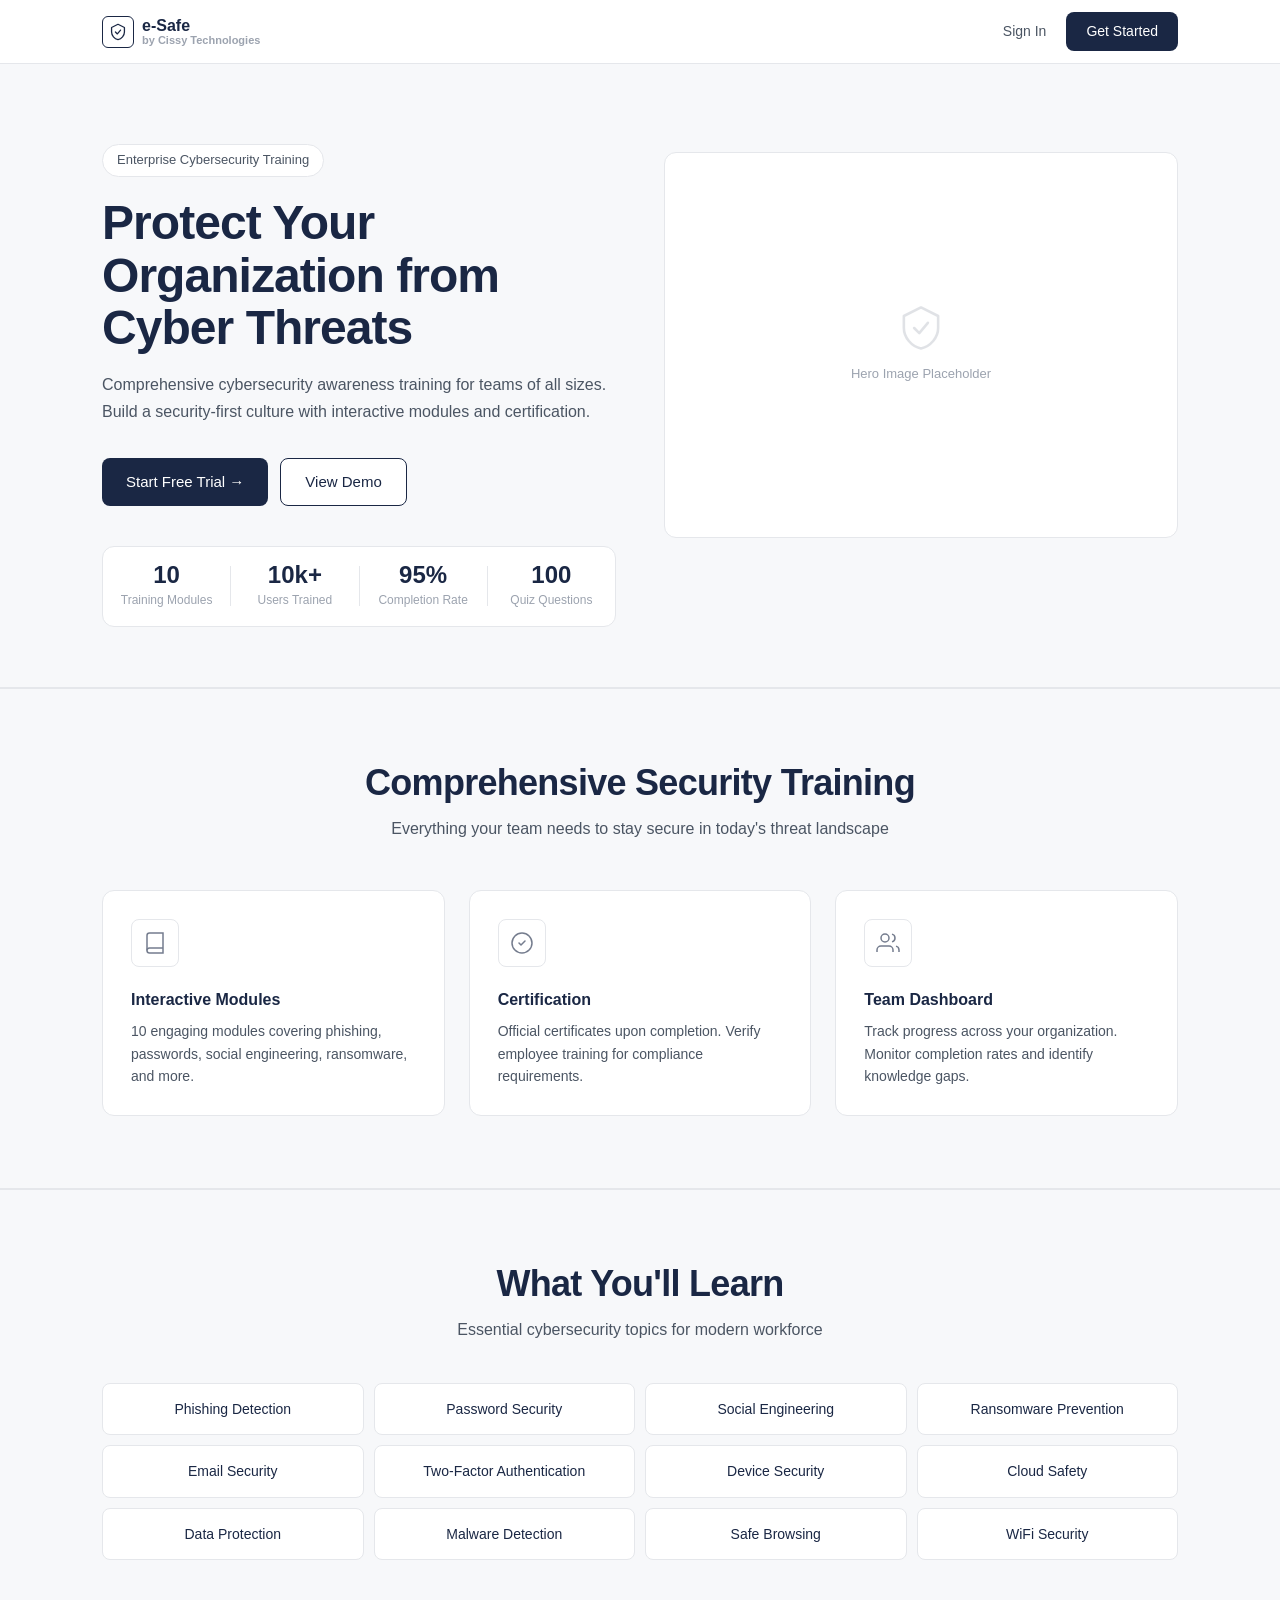
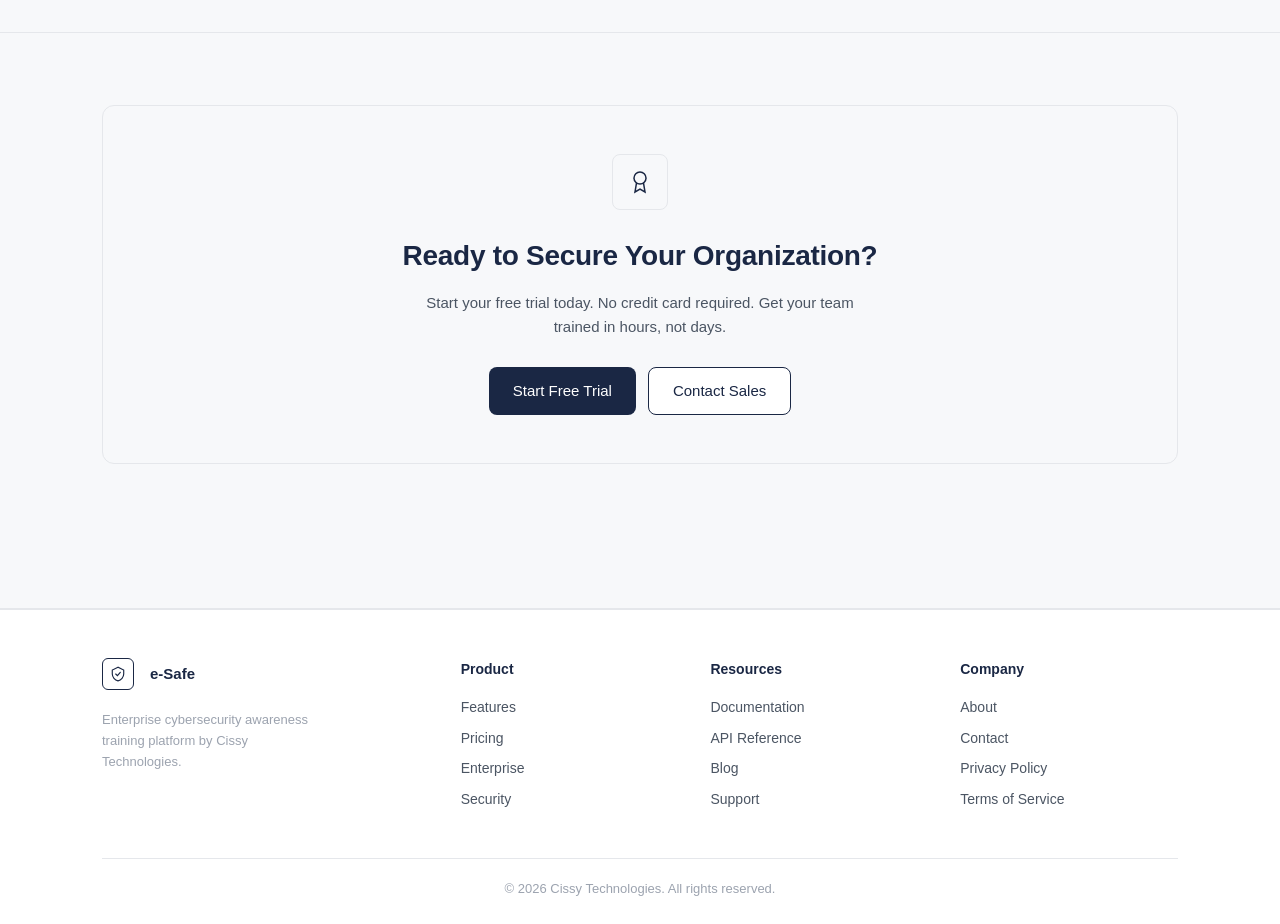
<file: index.html>
<!DOCTYPE html>
<html lang="en">
<head>
  <meta charset="UTF-8" />
  <meta http-equiv="Content-Security-Policy" content="default-src 'self'; script-src 'self' https://cdnjs.cloudflare.com https://cdn-uicons.flaticon.com https://www.gstatic.com https://cdn.firebase.com; style-src 'self' https://fonts.googleapis.com https://cdn-uicons.flaticon.com 'unsafe-inline'; font-src 'self' https://fonts.gstatic.com https://cdn-uicons.flaticon.com; img-src 'self' data:; connect-src 'self' https://identitytoolkit.googleapis.com https://securetoken.googleapis.com https://firebaseio.com wss://*.firebaseio.com https://esafe-cissy-default-rtdb.firebaseio.com https://www.googleapis.com https://www.gstatic.com;">
  <meta name="referrer" content="strict-origin-when-cross-origin">
  <meta http-equiv="X-Content-Type-Options" content="nosniff">
  <meta name="viewport" content="width=device-width, initial-scale=1.0" />
  <title>e-Safe — Cybersecurity Awareness Training | Cissy Technologies</title>
  <link rel="preconnect" href="https://fonts.googleapis.com" />
  <link href="https://fonts.googleapis.com/css2?family=Inter:wght@400;500;600;700&display=swap" rel="stylesheet" />
  <link rel="stylesheet" href="https://cdn-uicons.flaticon.com/uicons-thin-rounded/css/uicons-thin-rounded.css">
  <link rel="stylesheet" href="https://cdn-uicons.flaticon.com/uicons-thin-straight/css/uicons-thin-straight.css">
  <link rel="stylesheet" href="style.css" />
</head>
<body>

  <!-- NAVBAR -->
  <nav class="navbar" id="navbar">
    <div class="nav-inner">
      <a href="index.html" class="nav-logo">
        <div class="logo-mark">
          <svg width="18" height="18" viewBox="0 0 28 28" fill="none">
            <path d="M14 2L4 7V14C4 19.5 8.4 24.7 14 26C19.6 24.7 24 19.5 24 14V7L14 2Z" stroke="#1A2744" stroke-width="2" stroke-linejoin="round"/>
            <path d="M10 14L13 17L18 11" stroke="#1A2744" stroke-width="2" stroke-linecap="round" stroke-linejoin="round"/>
          </svg>
        </div>
        <div>
          <div style="font-size:16px;font-weight:700;color:#1A2744;line-height:1.1">e-Safe</div>
          <div style="font-size:11px;color:#9CA3AF;line-height:1">by Cissy Technologies</div>
        </div>
      </a>
      <div class="nav-links" id="navLinks">
        <a href="signin.html" class="nav-signin">Sign In</a>
        <a href="register.html" class="nav-cta">Get Started</a>
      </div>
      <button class="nav-hamburger" id="hamburger" aria-label="Open menu">
        <span></span><span></span><span></span>
      </button>
    </div>
  </nav>

  <!-- HERO -->
  <section class="hero">
    <div class="container">
      <div class="hero-left">
        <div class="hero-eyebrow">Enterprise Cybersecurity Training</div>
        <h1 class="hero-title">Protect Your Organization from Cyber Threats</h1>
        <p class="hero-sub">Comprehensive cybersecurity awareness training for teams of all sizes. Build a security-first culture with interactive modules and certification.</p>
        <div class="hero-actions">
          <a href="register.html" class="btn-primary">Start Free Trial &rarr;</a>
          <a href="#features" class="btn-outline">View Demo</a>
        </div>
      </div>
      <div class="hero-image">
        <svg width="48" height="48" viewBox="0 0 28 28" fill="none">
          <path d="M14 2L4 7V14C4 19.5 8.4 24.7 14 26C19.6 24.7 24 19.5 24 14V7L14 2Z" stroke="#9CA3AF" stroke-width="1.5" stroke-linejoin="round"/>
          <path d="M10 14L13 17L18 11" stroke="#9CA3AF" stroke-width="1.5" stroke-linecap="round" stroke-linejoin="round"/>
        </svg>
        <span class="hero-image-label">Hero Image Placeholder</span>
      </div>
    </div>
    <div class="container">
      <div class="hero-stats">
        <div class="stat"><span class="stat-num">10</span><span class="stat-label">Training Modules</span></div>
        <div class="stat-divider"></div>
        <div class="stat"><span class="stat-num">10k+</span><span class="stat-label">Users Trained</span></div>
        <div class="stat-divider"></div>
        <div class="stat"><span class="stat-num">95%</span><span class="stat-label">Completion Rate</span></div>
        <div class="stat-divider"></div>
        <div class="stat"><span class="stat-num">100</span><span class="stat-label">Quiz Questions</span></div>
      </div>
    </div>
  </section>

  <!-- FEATURES -->
  <section class="section section-light" id="features">
    <div class="container">
      <div class="features-header">
        <h2 class="section-title" style="margin-bottom:.75rem">Comprehensive Security Training</h2>
        <p class="section-sub">Everything your team needs to stay secure in today's threat landscape</p>
      </div>
      <div class="features-grid">
        <div class="feature-card">
          <div class="feature-icon">
            <svg width="24" height="24" viewBox="0 0 24 24" fill="none" stroke="#1A2744" stroke-width="1.5"><path d="M4 19.5A2.5 2.5 0 016.5 17H20"/><path d="M6.5 2H20v20H6.5A2.5 2.5 0 014 19.5v-15A2.5 2.5 0 016.5 2z"/></svg>
          </div>
          <h3>Interactive Modules</h3>
          <p>10 engaging modules covering phishing, passwords, social engineering, ransomware, and more.</p>
        </div>
        <div class="feature-card">
          <div class="feature-icon">
            <svg width="24" height="24" viewBox="0 0 24 24" fill="none" stroke="#1A2744" stroke-width="1.5"><circle cx="12" cy="12" r="10"/><path d="M9 12l2 2 4-4" stroke-linecap="round" stroke-linejoin="round"/></svg>
          </div>
          <h3>Certification</h3>
          <p>Official certificates upon completion. Verify employee training for compliance requirements.</p>
        </div>
        <div class="feature-card">
          <div class="feature-icon">
            <svg width="24" height="24" viewBox="0 0 24 24" fill="none" stroke="#1A2744" stroke-width="1.5"><path d="M17 21v-2a4 4 0 00-4-4H5a4 4 0 00-4 4v2"/><circle cx="9" cy="7" r="4"/><path d="M23 21v-2a4 4 0 00-3-3.87M16 3.13a4 4 0 010 7.75"/></svg>
          </div>
          <h3>Team Dashboard</h3>
          <p>Track progress across your organization. Monitor completion rates and identify knowledge gaps.</p>
        </div>
      </div>
    </div>
  </section>

  <!-- TOPICS -->
  <section class="topics-section" id="topics">
    <div class="container">
      <div style="text-align:center;margin-bottom:2.5rem">
        <h2 class="section-title" style="margin-bottom:.75rem">What You'll Learn</h2>
        <p class="section-sub" style="margin:0 auto;text-align:center">Essential cybersecurity topics for modern workforce</p>
      </div>
      <div class="topics-grid">
        <div class="topic-tag">Phishing Detection</div>
        <div class="topic-tag">Password Security</div>
        <div class="topic-tag">Social Engineering</div>
        <div class="topic-tag">Ransomware Prevention</div>
        <div class="topic-tag">Email Security</div>
        <div class="topic-tag">Two-Factor Authentication</div>
        <div class="topic-tag">Device Security</div>
        <div class="topic-tag">Cloud Safety</div>
        <div class="topic-tag">Data Protection</div>
        <div class="topic-tag">Malware Detection</div>
        <div class="topic-tag">Safe Browsing</div>
        <div class="topic-tag">WiFi Security</div>
      </div>
    </div>
  </section>

  <!-- CTA BANNER -->
  <section class="section section-light">
    <div class="container">
      <div class="cta-banner">
        <div class="cta-banner-icon">
          <svg width="24" height="24" viewBox="0 0 24 24" fill="none" stroke="#1A2744" stroke-width="1.5"><circle cx="12" cy="8" r="6"/><path d="M15.477 12.89L17 22l-5-3-5 3 1.523-9.11"/></svg>
        </div>
        <h2>Ready to Secure Your Organization?</h2>
        <p>Start your free trial today. No credit card required. Get your team trained in hours, not days.</p>
        <div class="cta-banner-btns">
          <a href="register.html" class="btn-primary">Start Free Trial</a>
          <a href="#" class="btn-outline">Contact Sales</a>
        </div>
      </div>
    </div>
  </section>

  <!-- FOOTER -->
  <footer class="footer">
    <div class="container">
      <div class="footer-inner">
        <div class="footer-brand">
          <a href="index.html" class="nav-logo" style="margin-bottom:.5rem;display:inline-flex">
            <div class="logo-mark"><svg width="16" height="16" viewBox="0 0 28 28" fill="none"><path d="M14 2L4 7V14C4 19.5 8.4 24.7 14 26C19.6 24.7 24 19.5 24 14V7L14 2Z" stroke="#1A2744" stroke-width="2"/><path d="M10 14L13 17L18 11" stroke="#1A2744" stroke-width="2" stroke-linecap="round"/></svg></div>
            <span style="font-size:15px;font-weight:700;color:#1A2744;margin-left:8px">e-Safe</span>
          </a>
          <p>Enterprise cybersecurity awareness training platform by Cissy Technologies.</p>
        </div>
        <div class="footer-col"><h4>Product</h4><a href="#">Features</a><a href="#">Pricing</a><a href="#">Enterprise</a><a href="#">Security</a></div>
        <div class="footer-col"><h4>Resources</h4><a href="#">Documentation</a><a href="#">API Reference</a><a href="#">Blog</a><a href="#">Support</a></div>
        <div class="footer-col"><h4>Company</h4><a href="#">About</a><a href="#">Contact</a><a href="#">Privacy Policy</a><a href="#">Terms of Service</a></div>
      </div>
      <div class="footer-bottom">&copy; 2026 Cissy Technologies. All rights reserved.</div>
    </div>
  </footer>

  <script src="main.js"></script>
</body>
</html>
</file>
<file: style.css>
/* ═══════════════════════════════════════════════
   e-Safe Platform — style.css
   Cissy Technologies
   Matches Figma wireframe: clean, light, navy + white
═══════════════════════════════════════════════ */

/* ── RESET & BASE ── */
*, *::before, *::after { box-sizing: border-box; margin: 0; padding: 0; }

:root {
  --navy:        #1A2744;
  --navy-mid:    #2E3F6F;
  --navy-light:  #EEF0F5;
  --white:       #FFFFFF;
  --gray-bg:     #F7F8FA;
  --gray-border: #E5E7EB;
  --text:        #111827;
  --text-2:      #4B5563;
  --text-3:      #9CA3AF;
  --radius:      12px;
  --radius-sm:   8px;
  --shadow:      0 1px 4px rgba(0,0,0,0.06);
  --shadow-md:   0 4px 20px rgba(0,0,0,0.08);
}

html { scroll-behavior: smooth; }

body {
  font-family: 'Inter', -apple-system, BlinkMacSystemFont, sans-serif;
  font-size: 16px;
  color: var(--text);
  background: var(--white);
  line-height: 1.6;
}

a { text-decoration: none; color: inherit; }
img { max-width: 100%; display: block; }

.container {
  max-width: 1140px;
  margin: 0 auto;
  padding: 0 2rem;
}

/* ── NAVBAR ── */
.navbar {
  position: sticky;
  top: 0;
  z-index: 100;
  background: var(--white);
  border-bottom: 1px solid var(--gray-border);
  height: 64px;
}

.nav-inner {
  max-width: 1140px;
  margin: 0 auto;
  padding: 0 2rem;
  height: 100%;
  display: flex;
  align-items: center;
  justify-content: space-between;
}

/* Logo */
.nav-logo {
  display: flex;
  align-items: center;
  gap: 8px;
  font-size: 18px;
  font-weight: 600;
  color: var(--navy);
}

.logo-mark {
  width: 32px;
  height: 32px;
  border: 1.5px solid var(--navy);
  border-radius: 6px;
  display: flex;
  align-items: center;
  justify-content: center;
}

.logo-mark svg path { stroke: var(--navy) !important; }
.logo-text { color: var(--navy); }
.logo-text span { color: var(--navy); }

/* Nav links */
.nav-links {
  display: flex;
  align-items: center;
  gap: 8px;
}

.nav-link {
  font-size: 14px;
  color: var(--text-2);
  padding: 6px 12px;
  border-radius: var(--radius-sm);
  transition: color .15s, background .15s;
}

.nav-link:hover { color: var(--navy); background: var(--navy-light); }

/* Sign In link style (matches wireframe) */
.nav-signin {
  font-size: 14px;
  color: var(--text-2);
  padding: 6px 12px;
  border-radius: var(--radius-sm);
  transition: color .15s;
}
.nav-signin:hover { color: var(--navy); }

/* Get Started button (dark filled — matches wireframe exactly) */
.nav-cta {
  background: var(--navy);
  color: var(--white) !important;
  font-size: 14px;
  font-weight: 500;
  padding: 8px 20px;
  border-radius: var(--radius-sm);
  transition: opacity .15s;
}
.nav-cta:hover { opacity: .85; }

/* Hamburger (mobile) */
.nav-hamburger {
  display: none;
  flex-direction: column;
  gap: 5px;
  background: none;
  border: none;
  cursor: pointer;
  padding: 4px;
}
.nav-hamburger span {
  display: block;
  width: 22px;
  height: 2px;
  background: var(--navy);
  border-radius: 2px;
  transition: transform .2s;
}

/* ── HERO ── */
.hero {
  background: var(--gray-bg);
  padding: 80px 0 60px;
  border-bottom: 1px solid var(--gray-border);
  position: relative;
  overflow: hidden;
}

.hero .container {
  display: grid;
  grid-template-columns: 1fr 1fr;
  gap: 3rem;
  align-items: center;
}

/* Eyebrow */
.hero-eyebrow {
  display: inline-flex;
  align-items: center;
  gap: 8px;
  font-size: 13px;
  font-weight: 500;
  color: var(--text-2);
  background: var(--white);
  border: 1px solid var(--gray-border);
  border-radius: 20px;
  padding: 5px 14px;
  margin-bottom: 1.25rem;
}

.eyebrow-dot {
  width: 6px;
  height: 6px;
  border-radius: 50%;
  background: var(--navy);
}

/* Hero title */
.hero-title {
  font-size: 48px;
  font-weight: 700;
  line-height: 1.1;
  color: var(--navy);
  margin-bottom: 1rem;
  letter-spacing: -.02em;
}

.hero-sub {
  font-size: 16px;
  color: var(--text-2);
  line-height: 1.7;
  margin-bottom: 2rem;
}

/* Buttons */
.hero-actions {
  display: flex;
  gap: 12px;
  flex-wrap: wrap;
  margin-bottom: 2.5rem;
}

.btn-primary {
  display: inline-flex;
  align-items: center;
  gap: 6px;
  background: var(--navy);
  color: var(--white);
  font-size: 15px;
  font-weight: 500;
  padding: 12px 24px;
  border-radius: var(--radius-sm);
  transition: opacity .15s;
  border: none;
  cursor: pointer;
  font-family: inherit;
}
.btn-primary:hover { opacity: .85; color: var(--white); }

.btn-outline {
  display: inline-flex;
  align-items: center;
  background: var(--white);
  color: var(--navy);
  font-size: 15px;
  font-weight: 500;
  padding: 11px 24px;
  border-radius: var(--radius-sm);
  border: 1.5px solid var(--navy);
  transition: background .15s;
  cursor: pointer;
  font-family: inherit;
}
.btn-outline:hover { background: var(--navy-light); }

.btn-ghost {
  display: inline-flex;
  align-items: center;
  background: transparent;
  color: var(--text-2);
  font-size: 15px;
  font-weight: 500;
  padding: 11px 24px;
  border-radius: var(--radius-sm);
  border: 1.5px solid var(--gray-border);
  transition: border-color .15s, color .15s;
  cursor: pointer;
}
.btn-ghost:hover { border-color: var(--navy); color: var(--navy); }

/* Stats bar */
.hero-stats {
  display: flex;
  align-items: center;
  gap: 0;
  background: var(--white);
  border: 1px solid var(--gray-border);
  border-radius: var(--radius);
  padding: 0;
  overflow: hidden;
}

.stat {
  flex: 1;
  text-align: center;
  padding: 16px 12px;
}

.stat-num {
  display: block;
  font-size: 24px;
  font-weight: 700;
  color: var(--navy);
  line-height: 1;
  margin-bottom: 4px;
}

.stat-label {
  display: block;
  font-size: 12px;
  color: var(--text-3);
}

.stat-divider {
  width: 1px;
  height: 40px;
  background: var(--gray-border);
  flex-shrink: 0;
}

/* Hero image placeholder */
.hero-image {
  background: var(--white);
  border: 1px solid var(--gray-border);
  border-radius: var(--radius);
  aspect-ratio: 4/3;
  display: flex;
  flex-direction: column;
  align-items: center;
  justify-content: center;
  gap: 12px;
  color: var(--text-3);
}

.hero-image svg { opacity: .3; }

.hero-image-label {
  font-size: 13px;
  color: var(--text-3);
}

/* ── SECTIONS ── */
.section {
  padding: 72px 0;
}

.section-light {
  background: var(--gray-bg);
  border-top: 1px solid var(--gray-border);
  border-bottom: 1px solid var(--gray-border);
}

.section-dark {
  background: var(--white);
}

.section-label {
  display: inline-block;
  font-size: 12px;
  font-weight: 600;
  letter-spacing: .08em;
  text-transform: uppercase;
  color: var(--text-3);
  margin-bottom: 12px;
}

.section-title {
  font-size: 36px;
  font-weight: 700;
  color: var(--navy);
  letter-spacing: -.02em;
  margin-bottom: 2.5rem;
  line-height: 1.2;
}

.section-sub {
  font-size: 16px;
  color: var(--text-2);
  margin-top: -.5rem;
  margin-bottom: 2.5rem;
  max-width: 520px;
}

/* ── FEATURES — 3 cards ── */
.features-header {
  text-align: center;
  margin-bottom: 3rem;
}

.features-header .section-title { margin-bottom: .75rem; }

.features-header .section-sub {
  margin: 0 auto;
  text-align: center;
  max-width: 540px;
}

.features-grid {
  display: grid;
  grid-template-columns: repeat(3, 1fr);
  gap: 1.5rem;
}

.feature-card {
  background: var(--white);
  border: 1px solid var(--gray-border);
  border-radius: var(--radius);
  padding: 1.75rem;
}

.feature-icon {
  width: 48px;
  height: 48px;
  border: 1px solid var(--gray-border);
  border-radius: var(--radius-sm);
  display: flex;
  align-items: center;
  justify-content: center;
  margin-bottom: 1.25rem;
}

.feature-icon svg { opacity: .6; }

.feature-card h3 {
  font-size: 16px;
  font-weight: 600;
  color: var(--navy);
  margin-bottom: 8px;
}

.feature-card p {
  font-size: 14px;
  color: var(--text-2);
  line-height: 1.6;
}

/* ── TOPICS GRID ── */
.topics-section {
  padding: 72px 0;
  background: var(--gray-bg);
  border-top: 1px solid var(--gray-border);
}

.topics-grid {
  display: grid;
  grid-template-columns: repeat(4, 1fr);
  gap: 10px;
}

.topic-tag {
  background: var(--white);
  border: 1px solid var(--gray-border);
  border-radius: var(--radius-sm);
  padding: 14px 16px;
  font-size: 14px;
  font-weight: 500;
  color: var(--navy);
  text-align: center;
  transition: background .15s, border-color .15s;
  cursor: default;
}

.topic-tag:hover {
  background: var(--navy-light);
  border-color: var(--navy);
}

/* ── CTA BANNER ── */
.cta-banner {
  background: var(--gray-bg);
  border: 1px solid var(--gray-border);
  border-radius: var(--radius);
  padding: 3rem 2rem;
  text-align: center;
  margin: 0 0 72px;
}

.cta-banner-icon {
  width: 56px;
  height: 56px;
  border: 1px solid var(--gray-border);
  border-radius: var(--radius-sm);
  display: flex;
  align-items: center;
  justify-content: center;
  margin: 0 auto 1.5rem;
}

.cta-banner h2 {
  font-size: 28px;
  font-weight: 700;
  color: var(--navy);
  margin-bottom: .75rem;
  letter-spacing: -.01em;
}

.cta-banner p {
  font-size: 15px;
  color: var(--text-2);
  margin-bottom: 1.75rem;
  max-width: 460px;
  margin-left: auto;
  margin-right: auto;
}

.cta-banner-btns {
  display: flex;
  gap: 12px;
  justify-content: center;
}

/* ── FOOTER ── */
.footer {
  border-top: 1px solid var(--gray-border);
  padding: 3rem 0 1.5rem;
  background: var(--white);
}

.footer-inner {
  display: grid;
  grid-template-columns: 1.5fr 1fr 1fr 1fr;
  gap: 2rem;
  margin-bottom: 2.5rem;
}

.footer-brand p {
  font-size: 13px;
  color: var(--text-3);
  margin-top: .75rem;
  line-height: 1.6;
  max-width: 220px;
}

.footer-col h4 {
  font-size: 14px;
  font-weight: 600;
  color: var(--navy);
  margin-bottom: 1rem;
}

.footer-col a {
  display: block;
  font-size: 14px;
  color: var(--text-2);
  margin-bottom: 8px;
  transition: color .15s;
}
.footer-col a:hover { color: var(--navy); }

.footer-bottom {
  border-top: 1px solid var(--gray-border);
  padding-top: 1.25rem;
  text-align: center;
  font-size: 13px;
  color: var(--text-3);
}

/* ── HOW IT WORKS (steps) ── */
.steps {
  display: flex;
  align-items: flex-start;
  gap: 1rem;
}

.step {
  flex: 1;
  background: var(--white);
  border: 1px solid var(--gray-border);
  border-radius: var(--radius);
  padding: 1.75rem;
}

.step-num {
  font-size: 12px;
  font-weight: 600;
  color: var(--text-3);
  letter-spacing: .06em;
  margin-bottom: .75rem;
}

.step-icon { font-size: 28px; margin-bottom: .75rem; }

.step h3 {
  font-size: 16px;
  font-weight: 600;
  color: var(--navy);
  margin-bottom: 8px;
}

.step p { font-size: 14px; color: var(--text-2); line-height: 1.6; }

.step-arrow {
  font-size: 20px;
  color: var(--text-3);
  margin-top: 60px;
  flex-shrink: 0;
}

/* ═══════════════════════════════════════════════
   REGISTER PAGE
═══════════════════════════════════════════════ */
.register-body {
  background: var(--gray-bg);
  min-height: 100vh;
  display: flex;
  align-items: center;
  justify-content: center;
  padding: 2rem 1rem;
}

.register-wrap {
  width: 100%;
  max-width: 440px;
}

.register-card {
  background: var(--white);
  border: 1px solid var(--gray-border);
  border-radius: var(--radius);
  padding: 2.5rem 2rem;
  position: relative;
}

.back-arrow {
  display: inline-flex;
  align-items: center;
  justify-content: center;
  width: 32px;
  height: 32px;
  border-radius: var(--radius-sm);
  margin-bottom: 1rem;
  transition: background .15s;
}
.back-arrow:hover { background: var(--gray-bg); }

.register-title {
  font-size: 24px;
  font-weight: 700;
  color: var(--navy);
  margin-bottom: 6px;
}

.register-sub {
  font-size: 14px;
  color: var(--text-2);
  margin-bottom: 1.75rem;
}

.input-label {
  display: block;
  font-size: 13px;
  font-weight: 500;
  color: var(--text);
  margin-bottom: 6px;
  margin-top: 1rem;
}

.input-field {
  width: 100%;
  border: 1.5px solid var(--gray-border);
  border-radius: var(--radius-sm);
  padding: 11px 14px;
  font-size: 14px;
  font-family: inherit;
  color: var(--text);
  background: var(--white);
  transition: border-color .15s;
}

.input-field:focus {
  outline: none;
  border-color: var(--navy);
}

.input-field.error {
  border-color: #DC2626;
}

.input-error {
  display: none;
  font-size: 12px;
  color: #DC2626;
  margin-top: 4px;
}

.input-error.show { display: block; }

select.input-field {
  cursor: pointer;
  appearance: none;
  background-image: url("data:image/svg+xml,%3Csvg xmlns='http://www.w3.org/2000/svg' width='12' height='8' viewBox='0 0 12 8'%3E%3Cpath d='M1 1l5 5 5-5' stroke='%239CA3AF' stroke-width='1.5' fill='none' stroke-linecap='round' stroke-linejoin='round'/%3E%3C/svg%3E");
  background-repeat: no-repeat;
  background-position: right 14px center;
  padding-right: 36px;
}

.privacy-note {
  background: var(--gray-bg);
  border: 1px solid var(--gray-border);
  border-radius: var(--radius-sm);
  padding: 12px 14px;
  font-size: 12px;
  color: var(--text-2);
  line-height: 1.6;
  margin-top: 1.25rem;
}

.signin-link {
  text-align: center;
  font-size: 13px;
  color: var(--text-2);
  margin-top: 1.25rem;
}
.signin-link a { color: var(--navy); }

/* Toast notification */
.toast {
  position: fixed;
  bottom: 24px;
  left: 50%;
  transform: translateX(-50%) translateY(100px);
  background: var(--navy);
  color: var(--white);
  padding: 14px 24px;
  border-radius: var(--radius-sm);
  font-size: 14px;
  font-weight: 500;
  box-shadow: var(--shadow-md);
  opacity: 0;
  transition: transform .3s ease, opacity .3s ease;
  z-index: 1000;
}
.toast.show {
  transform: translateX(-50%) translateY(0);
  opacity: 1;
}

/* ═══════════════════════════════════════════════
   DASHBOARD PAGE
═══════════════════════════════════════════════ */
.dashboard-body { background: var(--gray-bg); }
.dashboard-main { padding: 2.5rem 0 6rem; }
.dashboard-container { max-width: 1140px; margin: 0 auto; padding: 0 2rem; }

.user-avatar {
  width: 36px; height: 36px; border-radius: 50%;
  background: var(--navy); color: var(--white);
  display: flex; align-items: center; justify-content: center;
  font-size: 13px; font-weight: 600; margin-left: 8px; cursor: pointer;
}

.dash-card {
  background: var(--white); border: 1px solid var(--gray-border);
  border-radius: var(--radius); padding: 1.75rem; margin-bottom: 1rem;
}

.welcome-card { display: flex; justify-content: space-between; align-items: flex-start; gap: 2rem; }
.welcome-left { flex: 1; }
.welcome-title { font-size: 24px; font-weight: 700; color: var(--navy); margin-bottom: 4px; }
.welcome-sub { font-size: 14px; color: var(--text-2); margin-bottom: 1.5rem; }
.welcome-badge {
  background: var(--navy); color: var(--white); font-size: 12px; font-weight: 500;
  padding: 7px 14px; border-radius: 20px; white-space: nowrap; flex-shrink: 0;
}

.progress-section { max-width: 480px; }
.progress-label-row { display: flex; justify-content: space-between; font-size: 13px; color: var(--text-2); margin-bottom: 6px; }
.progress-pct { font-weight: 600; color: var(--navy); }
.progress-track { background: var(--gray-border); border-radius: 6px; height: 8px; overflow: hidden; }
.progress-fill { height: 100%; background: var(--navy); border-radius: 6px; transition: width .4s ease; }

.stats-row { display: grid; grid-template-columns: repeat(3, 1fr); gap: 1rem; margin-bottom: 1rem; }
.stat-card { background: var(--white); border: 1px solid var(--gray-border); border-radius: var(--radius); padding: 1.25rem; text-align: left; }
.stat-card-num { font-size: 28px; font-weight: 700; color: var(--navy); margin-bottom: 4px; }
.stat-card-label { font-size: 13px; color: var(--text-3); }

.cert-locked-banner { display: flex; align-items: center; justify-content: space-between; padding: 1.25rem 1.75rem; }
.cert-locked-banner.unlocked { background: #E6FAF5; border-color: #00A878; }
.cert-banner-left { display: flex; align-items: center; gap: 14px; }
.cert-banner-icon {
  width: 44px; height: 44px; border: 1px solid var(--gray-border); border-radius: var(--radius-sm);
  display: flex; align-items: center; justify-content: center; flex-shrink: 0;
}
.cert-banner-title { font-size: 15px; font-weight: 600; color: var(--navy); margin-bottom: 2px; }
.cert-banner-sub { font-size: 13px; color: var(--text-2); }
.cert-banner-lock { flex-shrink: 0; }

.modules-section { margin-top: 1.75rem; }
.modules-heading { font-size: 18px; font-weight: 700; color: var(--navy); margin-bottom: 1.25rem; }
.modules-grid { display: grid; grid-template-columns: repeat(4, 1fr); gap: 12px; margin-bottom: 2rem; }

.module-card {
  background: var(--white); border: 1.5px solid var(--gray-border); border-radius: var(--radius);
  padding: 14px; cursor: pointer; transition: border-color .15s, transform .1s; position: relative;
}
.module-card:hover:not(.locked) { border-color: var(--navy); transform: translateY(-2px); }
.module-card.locked { cursor: not-allowed; opacity: .55; }
.module-card.active { border-color: var(--navy); border-width: 2px; }

.module-thumb {
  width: 100%; aspect-ratio: 1.6/1; background: var(--gray-bg); border: 1px solid var(--gray-border);
  border-radius: 6px; margin-bottom: 10px; display: flex; align-items: center; justify-content: center; font-size: 22px;
}
.module-thumb i { font-size: 24px; color: var(--navy); }
.module-card.locked .module-thumb i { color: var(--text-3); }

.module-card-top { display: flex; justify-content: space-between; align-items: flex-start; }
.module-status-icon { width: 22px; height: 22px; border-radius: 50%; display: flex; align-items: center; justify-content: center; flex-shrink: 0; }
.module-status-icon.done { background: var(--navy); }
.module-status-icon.active { background: transparent; }
.module-status-icon.locked { background: transparent; }

.module-name { font-size: 13px; font-weight: 600; color: var(--text); margin: 8px 0 6px; line-height: 1.3; min-height: 34px; }
.module-card.locked .module-name { color: var(--text-3); }
.module-tag { display: inline-block; font-size: 11px; color: var(--text-2); border: 1px solid var(--gray-border); border-radius: 12px; padding: 2px 10px; }

.continue-banner {
  position: fixed; bottom: 0; left: 0; right: 0; background: var(--white);
  border-top: 1px solid var(--gray-border); box-shadow: 0 -4px 20px rgba(0,0,0,0.06);
  padding: 1rem 2rem; display: flex; align-items: center; justify-content: space-between; z-index: 50;
}
.continue-title { font-size: 14px; font-weight: 600; color: var(--navy); }
.continue-sub { font-size: 13px; color: var(--text-2); }
.continue-banner .btn-primary { padding: 10px 22px; }

/* ═══════════════════════════════════════════════
   MODULE CONTENT PAGE
═══════════════════════════════════════════════ */
.module-body { background: var(--gray-bg); }
.module-main { padding: 2.5rem 0 5rem; }
.module-container { max-width: 720px; margin: 0 auto; padding: 0 2rem; }

.module-header-card { position: relative; padding-top: 2.5rem; }

.back-arrow {
  position: absolute;
  top: 1.25rem;
  left: 1.25rem;
  display: inline-flex;
  align-items: center;
  justify-content: center;
  width: 32px;
  height: 32px;
  border-radius: var(--radius-sm);
  color: var(--text-2);
  font-size: 16px;
  transition: background .15s;
}
.back-arrow:hover { background: var(--gray-bg); }

.module-header-top {
  display: flex;
  justify-content: space-between;
  align-items: flex-start;
  margin-bottom: 1.25rem;
  gap: 1rem;
}

.module-title {
  font-size: 22px;
  font-weight: 700;
  color: var(--navy);
}

.module-badge {
  background: var(--navy);
  color: var(--white);
  font-size: 12px;
  font-weight: 500;
  padding: 6px 14px;
  border-radius: 20px;
  white-space: nowrap;
  flex-shrink: 0;
}

/* Character card */
.character-card {
  display: flex;
  align-items: center;
  gap: 14px;
}

.character-avatar {
  width: 48px;
  height: 48px;
  border: 1.5px solid var(--gray-border);
  border-radius: 50%;
  display: flex;
  align-items: center;
  justify-content: center;
  font-size: 14px;
  font-weight: 600;
  color: var(--navy);
  flex-shrink: 0;
}

.character-name {
  font-size: 15px;
  font-weight: 600;
  color: var(--text);
}

.character-role {
  font-size: 13px;
  color: var(--text-2);
}

/* Dialogue card */
.dialogue-card p {
  font-size: 14px;
  color: var(--text);
  line-height: 1.7;
  font-style: italic;
}

/* Scenario card */
.scenario-tag {
  display: inline-block;
  font-size: 12px;
  color: var(--text-2);
  border: 1px solid var(--gray-border);
  border-radius: 14px;
  padding: 3px 12px;
  margin-bottom: 1rem;
}

.scenario-title {
  font-size: 19px;
  font-weight: 700;
  color: var(--navy);
  margin-bottom: 1rem;
}

.scenario-card p {
  font-size: 14px;
  color: var(--text);
  line-height: 1.75;
  margin-bottom: 1rem;
}
.scenario-card p:last-child { margin-bottom: 0; }

/* Key lesson card */
.key-lesson-card {
  background: var(--gray-bg);
  border: 1px solid var(--gray-border);
  border-radius: var(--radius);
  padding: 1.5rem;
  margin-bottom: 1rem;
  display: flex;
  gap: 14px;
  align-items: flex-start;
}

.key-lesson-icon {
  width: 40px;
  height: 40px;
  border: 1px solid var(--gray-border);
  border-radius: var(--radius-sm);
  display: flex;
  align-items: center;
  justify-content: center;
  flex-shrink: 0;
  background: var(--white);
}

.key-lesson-icon i { font-size: 18px; color: var(--navy); }

.key-lesson-heading {
  font-size: 14px;
  font-weight: 600;
  color: var(--navy);
  margin-bottom: 6px;
}

.key-lesson-card p {
  font-size: 13px;
  color: var(--text);
  line-height: 1.6;
}

/* Action steps card */
.action-steps-card h3 {
  font-size: 16px;
  font-weight: 700;
  color: var(--navy);
  margin-bottom: 1rem;
}

.action-steps-list {
  list-style: none;
  display: flex;
  flex-direction: column;
  gap: 12px;
}

.action-steps-list li {
  display: flex;
  align-items: flex-start;
  gap: 12px;
  font-size: 14px;
  color: var(--text);
  line-height: 1.5;
}

.step-num-box {
  width: 24px;
  height: 24px;
  border: 1.5px solid var(--gray-border);
  border-radius: 6px;
  display: flex;
  align-items: center;
  justify-content: center;
  font-size: 12px;
  font-weight: 600;
  color: var(--navy);
  flex-shrink: 0;
}

/* Continue button */
.module-continue-btn {
  width: 100%;
  justify-content: center;
  padding: 14px;
  font-size: 15px;
  margin-top: .5rem;
}

/* ── MOBILE ── */
@media (max-width: 768px) {
  .nav-links { display: none; }
  .nav-hamburger { display: flex; }
  .nav-links.open {
    display: flex;
    flex-direction: column;
    position: absolute;
    top: 64px; left: 0; right: 0;
    background: var(--white);
    border-bottom: 1px solid var(--gray-border);
    padding: 1rem 2rem;
    gap: 4px;
    z-index: 99;
  }
  .hero .container { grid-template-columns: 1fr; }
  .hero-title { font-size: 32px; }
  .hero-image { display: none; }
  .features-grid { grid-template-columns: 1fr; }
  .topics-grid { grid-template-columns: repeat(2, 1fr); }
  .steps { flex-direction: column; }
  .step-arrow { display: none; }
  .footer-inner { grid-template-columns: 1fr 1fr; }
  .section-title { font-size: 28px; }
}

/* ═══════════════════════════════════════════════
   QUIZ PAGE
═══════════════════════════════════════════════ */
.quiz-body { background: var(--gray-bg); }
.quiz-main { padding: 2.5rem 0 5rem; }
.quiz-container { max-width: 680px; margin: 0 auto; padding: 0 2rem; }

/* Intro card */
.quiz-intro-card { text-align: center; padding: 2.5rem 2rem; }
.quiz-intro-icon { font-size: 36px; color: var(--navy); margin-bottom: 1.25rem; }
.quiz-intro-title { font-size: 26px; font-weight: 700; color: var(--navy); margin-bottom: 8px; }
.quiz-intro-sub { font-size: 15px; color: var(--text-2); margin-bottom: 2rem; }

.quiz-rules-grid { display: grid; grid-template-columns: 1fr 1fr; gap: 10px; margin-bottom: 2rem; text-align: left; }
.quiz-rule-item {
  background: var(--gray-bg); border: 1px solid var(--gray-border); border-radius: var(--radius-sm);
  padding: 14px; display: flex; align-items: flex-start; gap: 12px;
}
.quiz-rule-item i { font-size: 20px; color: var(--navy); margin-top: 2px; flex-shrink: 0; }
.quiz-rule-title { font-size: 13px; font-weight: 600; color: var(--navy); }
.quiz-rule-sub { font-size: 12px; color: var(--text-3); margin-top: 2px; }
.quiz-start-btn { width: 100%; justify-content: center; padding: 14px; font-size: 15px; }

/* Progress card */
.quiz-progress-card { padding: 1.25rem 1.5rem; }
.quiz-progress-top { display: flex; justify-content: space-between; align-items: center; }
.quiz-q-label { font-size: 13px; font-weight: 500; color: var(--text-2); }
.quiz-topic-tag {
  font-size: 11px; font-weight: 500; color: var(--navy);
  background: var(--navy-light); border-radius: 12px; padding: 3px 12px;
}

/* Question card */
.quiz-question-card { padding: 2rem 1.75rem; }
.quiz-question-text { font-size: 16px; font-weight: 500; color: var(--text); line-height: 1.6; margin-bottom: 1.75rem; }

/* Options */
.quiz-options { display: flex; flex-direction: column; gap: 10px; margin-bottom: 1.75rem; }
.quiz-option {
  border: 1.5px solid var(--gray-border); border-radius: var(--radius-sm);
  padding: 14px 16px; display: flex; align-items: center; gap: 12px;
  cursor: pointer; transition: border-color .15s, background .15s; font-size: 14px; color: var(--text);
}
.quiz-option:hover { border-color: var(--navy); background: var(--navy-light); }
.quiz-option.selected { border-color: var(--navy); background: var(--navy-light); }
.quiz-option.correct { border-color: #1D9E75; background: #E6FAF5; color: #085041; pointer-events: none; }
.quiz-option.wrong { border-color: #DC2626; background: #FEF2F2; color: #991B1B; pointer-events: none; }
.quiz-option.neutral { pointer-events: none; opacity: .6; }

.opt-radio {
  width: 18px; height: 18px; border-radius: 50%; border: 1.5px solid var(--gray-border);
  flex-shrink: 0; display: flex; align-items: center; justify-content: center; transition: border-color .15s;
}
.quiz-option.selected .opt-radio { border-color: var(--navy); background: var(--navy); }
.quiz-option.correct .opt-radio { border-color: #1D9E75; background: #1D9E75; }
.quiz-option.wrong .opt-radio { border-color: #DC2626; background: #DC2626; }
.opt-radio i { font-size: 10px; color: white; display: none; }
.quiz-option.selected .opt-radio i,
.quiz-option.correct .opt-radio i,
.quiz-option.wrong .opt-radio i { display: block; }

.quiz-submit-btn { width: 100%; justify-content: center; padding: 14px; }
.quiz-submit-btn:disabled { opacity: .4; cursor: not-allowed; }

/* Feedback banner */
.quiz-feedback-banner {
  display: flex; align-items: center; gap: 12px;
  padding: 16px 20px; border-radius: var(--radius) var(--radius) 0 0;
  font-size: 16px; font-weight: 600;
}
.quiz-feedback-banner.correct { background: #1D9E75; color: white; }
.quiz-feedback-banner.wrong { background: #DC2626; color: white; }
.quiz-feedback-banner i { font-size: 20px; }

/* Feedback card */
.quiz-feedback-card { border-radius: 0 0 var(--radius) var(--radius); border-top: none; }
.quiz-feedback-question { font-size: 15px; font-weight: 500; color: var(--text); margin-bottom: 1.25rem; line-height: 1.5; }

/* Explanation box */
.quiz-explanation-box {
  background: var(--gray-bg); border: 1px solid var(--gray-border);
  border-radius: var(--radius-sm); padding: 1rem 1.25rem; margin-bottom: 1.5rem;
}
.explanation-label {
  display: flex; align-items: center; gap: 8px;
  font-size: 12px; font-weight: 600; color: var(--navy);
  text-transform: uppercase; letter-spacing: .04em; margin-bottom: 8px;
}
.explanation-label i { font-size: 14px; }
.quiz-explanation-box p { font-size: 13px; color: var(--text); line-height: 1.6; }

.quiz-next-btn { width: 100%; justify-content: center; padding: 14px; }


/* ═══════════════════════════════════════════════
   RESULTS PAGE
═══════════════════════════════════════════════ */
.results-body { background: var(--gray-bg); }
.results-main { padding: 2.5rem 0 5rem; }
.results-container { max-width: 680px; margin: 0 auto; padding: 0 2rem; }

.results-hero {
  border-radius: var(--radius) var(--radius) 0 0;
  padding: 2.5rem 2rem;
  text-align: center;
  margin-bottom: 0;
}
.results-hero.pass { background: #1D9E75; }
.results-hero.fail { background: #DC2626; }

.results-hero-icon {
  width: 64px; height: 64px;
  background: rgba(255,255,255,0.2);
  border-radius: 50%;
  display: flex; align-items: center; justify-content: center;
  margin: 0 auto 1.25rem;
  font-size: 28px; color: white;
}

.results-headline {
  font-size: 26px; font-weight: 700;
  color: white; margin-bottom: 8px;
}

.results-score {
  font-size: 52px; font-weight: 700;
  color: white; line-height: 1;
  margin-bottom: 6px;
}

.results-score-sub {
  font-size: 14px;
  color: rgba(255,255,255,0.8);
}

/* Breakdown card */
.results-breakdown {
  border-radius: 0 0 var(--radius) var(--radius);
  border-top: none;
  margin-bottom: 1rem;
}

.results-breakdown-title {
  font-size: 14px; font-weight: 600;
  color: var(--navy); margin-bottom: 1.25rem;
}

.theme-row { margin-bottom: 14px; }
.theme-row:last-child { margin-bottom: 0; }

.theme-row-top {
  display: flex; justify-content: space-between;
  font-size: 13px; color: var(--text-2);
  margin-bottom: 5px;
}

.theme-pct {
  font-weight: 600;
}
.theme-pct.good { color: #1D9E75; }
.theme-pct.warn { color: #D97706; }
.theme-pct.bad  { color: #DC2626; }

.theme-track {
  background: var(--gray-border);
  border-radius: 4px; height: 6px;
}
.theme-fill {
  height: 6px; border-radius: 4px;
  transition: width .5s ease;
}
.theme-fill.good { background: #1D9E75; }
.theme-fill.warn { background: #D97706; }
.theme-fill.bad  { background: #DC2626; }

/* Weak topics card */
.results-weak {
  border-color: #FEF3C7;
  background: #FFFBEB;
  margin-bottom: 1rem;
}

.weak-header {
  display: flex; align-items: center; gap: 10px;
  margin-bottom: 1rem;
}
.weak-header i { font-size: 18px; color: #D97706; }
.weak-header h3 { font-size: 14px; font-weight: 600; color: #92400E; }

.weak-topic-row {
  display: flex; justify-content: space-between;
  align-items: center; padding: 8px 0;
  border-bottom: 1px solid #FEF3C7;
  font-size: 13px;
}
.weak-topic-row:last-child { border-bottom: none; }
.weak-topic-name { color: var(--text); }
.weak-topic-score { font-weight: 600; color: #DC2626; }
.weak-topic-link {
  font-size: 12px; color: var(--navy);
  text-decoration: underline; cursor: pointer;
}

/* Action buttons */
.results-actions {
  display: flex; flex-direction: column;
  gap: 10px; margin-bottom: 1rem;
}
.results-actions .btn-primary { justify-content: center; padding: 14px; font-size: 15px; }
.results-actions .btn-outline  { justify-content: center; padding: 13px; font-size: 15px; }

.results-encouragement {
  text-align: center; font-size: 13px;
  color: var(--text-3); line-height: 1.6;
}


/* ═══════════════════════════════════════════════
   CERTIFICATE PAGE
═══════════════════════════════════════════════ */
.cert-page-body { background: var(--gray-bg); }
.cert-page-main { padding: 2.5rem 0 5rem; }
.cert-page-container { max-width: 760px; margin: 0 auto; padding: 0 2rem; }

.cert-page-header {
  display: flex; align-items: center; gap: 16px; margin-bottom: 2rem;
}
.cert-page-header-icon {
  width: 48px; height: 48px;
  background: var(--navy); border-radius: 50%;
  display: flex; align-items: center; justify-content: center;
  color: white; font-size: 20px; flex-shrink: 0;
}
.cert-page-title { font-size: 22px; font-weight: 700; color: var(--navy); margin-bottom: 4px; }
.cert-page-sub { font-size: 14px; color: var(--text-2); }

/* Certificate document */
.cert-wrapper {
  background: white;
  border: 1px solid var(--gray-border);
  border-radius: var(--radius);
  padding: 1.5rem;
  margin-bottom: 1.5rem;
  box-shadow: var(--shadow-md);
}

.cert-doc {
  border: 2px solid var(--navy);
  border-radius: 8px;
  padding: 3rem 3.5rem;
  background: #FAFBFF;
  position: relative;
  text-align: center;
}

.cert-inner-border {
  border: 1px solid rgba(26,39,68,0.15);
  border-radius: 4px;
  padding: 2.5rem;
}

.cert-org {
  font-size: 11px;
  font-weight: 700;
  letter-spacing: .18em;
  color: var(--text-3);
  text-transform: uppercase;
  margin-bottom: 1.25rem;
}

.cert-logo-wrap {
  margin: 0 auto 1.25rem;
  width: 52px; height: 52px;
  border: 1.5px solid var(--gray-border);
  border-radius: 10px;
  display: flex; align-items: center; justify-content: center;
  background: white;
}

.cert-title {
  font-family: 'Playfair Display', Georgia, serif;
  font-size: 28px;
  font-weight: 600;
  color: var(--navy);
  margin-bottom: 1.5rem;
  letter-spacing: .01em;
}

.cert-presented {
  font-size: 13px;
  color: var(--text-2);
  margin-bottom: 12px;
}

.cert-name {
  font-family: 'Playfair Display', Georgia, serif;
  font-size: 34px;
  font-style: italic;
  color: var(--navy);
  margin-bottom: 6px;
  line-height: 1.2;
}

.cert-name-underline {
  width: 180px;
  height: 1.5px;
  background: var(--navy);
  margin: 0 auto 1.5rem;
  opacity: .3;
}

.cert-course-label {
  font-size: 13px;
  color: var(--text-2);
  margin-bottom: 8px;
}

.cert-course-name {
  font-size: 17px;
  font-weight: 600;
  color: var(--navy);
  margin-bottom: 2.5rem;
  line-height: 1.3;
}

.cert-meta-row {
  display: flex;
  justify-content: space-between;
  align-items: center;
  gap: 1rem;
  margin-top: .5rem;
}

.cert-meta-item { flex: 1; }

.cert-meta-line {
  width: 80px;
  height: 1px;
  background: var(--navy);
  opacity: .3;
  margin-bottom: 6px;
}

.cert-meta-label {
  font-size: 13px;
  font-weight: 600;
  color: var(--navy);
  margin-bottom: 2px;
}

.cert-meta-sub {
  font-size: 11px;
  color: var(--text-3);
  text-transform: uppercase;
  letter-spacing: .06em;
}

.cert-seal { flex-shrink: 0; opacity: .7; }

/* Action buttons */
.cert-actions {
  display: flex;
  gap: 10px;
  flex-wrap: wrap;
}
.cert-actions .btn-primary,
.cert-actions .btn-outline,
.cert-actions .btn-ghost {
  flex: 1;
  justify-content: center;
  padding: 13px;
  gap: 8px;
  min-width: 140px;
}

@media print {
  .navbar, .cert-page-header, .cert-actions { display: none !important; }
  .cert-page-body { background: white; }
  .cert-wrapper { border: none; box-shadow: none; padding: 0; }
  .cert-page-main { padding: 0; }
}


/* ═══════════════════════════════════════════════
   MODULE 2-PART REDESIGN
═══════════════════════════════════════════════ */
.module-part-label {
  font-size: 11px; font-weight: 600; color: var(--text-3);
  text-transform: uppercase; letter-spacing: .08em; margin-bottom: 4px;
}
.scenario-email {
  background: var(--white); border: 1px solid var(--gray-border);
  border-radius: var(--radius); margin-bottom: 1rem; overflow: hidden;
}
.scenario-email-header {
  background: var(--gray-bg); border-bottom: 1px solid var(--gray-border);
  padding: 12px 16px; display: flex; flex-direction: column; gap: 4px;
}
.email-field { display: flex; gap: 8px; font-size: 13px; }
.email-label { font-weight: 600; color: var(--text-2); min-width: 60px; }
.scenario-email-body {
  padding: 16px; font-size: 13px; line-height: 1.75;
  color: var(--text); white-space: pre-wrap; font-family: inherit;
}

/* Module card description line */
.module-desc {
  font-size: 11px; color: var(--text-3);
  line-height: 1.4; margin-bottom: 8px;
}
/* 5-module grid — bigger cards */
.modules-grid { grid-template-columns: repeat(auto-fit, minmax(200px, 1fr)); }
.module-thumb i { font-size: 28px; }

/* ═══════════════════════════════════════════════
   PROFILE + ADMIN PAGES
═══════════════════════════════════════════════ */
.profile-body { background: var(--gray-bg); }
.admin-body { background: var(--gray-bg); }

.stats-row-4 { display: grid; grid-template-columns: repeat(4, 1fr); gap: 1rem; margin-bottom: 1rem; }
@media (max-width: 768px) { .stats-row-4 { grid-template-columns: repeat(2, 1fr); } }

.admin-table-wrap { overflow-x: auto; }
.admin-table { width: 100%; border-collapse: collapse; font-size: 14px; }
.admin-table th, .admin-table td { text-align: left; padding: 12px 14px; border-bottom: 1px solid var(--gray-border); white-space: nowrap; }
.admin-table th { font-size: 12px; font-weight: 600; color: var(--text-3); text-transform: uppercase; letter-spacing: .04em; }
.admin-table tr:last-child td { border-bottom: none; }
.admin-table td { color: var(--text); }

.admin-badge { display: inline-block; font-size: 12px; font-weight: 500; padding: 4px 10px; border-radius: 12px; }
.admin-badge.good { background: #E6FAF5; color: #085041; }
.admin-badge.pending { background: var(--navy-light); color: var(--navy); }
.admin-badge.none { background: var(--gray-bg); color: var(--text-3); border: 1px solid var(--gray-border); }

/* ═══════════════════════════════════════════════
   FORM BANNER (sign-in redirect messages, etc.)
═══════════════════════════════════════════════ */
.form-banner {
  background: var(--gray-bg); border: 1px solid var(--gray-border); border-radius: var(--radius-sm);
  padding: 12px 14px; font-size: 13px; color: var(--text); line-height: 1.5;
  margin-bottom: 1rem; display: flex; align-items: flex-start; gap: 10px;
}
.form-banner i { font-size: 16px; margin-top: 1px; flex-shrink: 0; }
.form-banner.error { background: #FEF2F2; border-color: #DC2626; color: #991B1B; }
.form-banner.error i { color: #DC2626; }
.admin-note { text-align: center; font-size: 12px; color: var(--text-3); margin-top: .75rem; }

/* ═══════════════════════════════════════════════
   MODULE CONGRATULATIONS CARD (final module)
═══════════════════════════════════════════════ */
.congrats-card {
  background: #E6FAF5; border: 1px solid #1D9E75; border-radius: var(--radius);
  padding: 1.5rem; margin-bottom: 1rem; display: flex; gap: 14px; align-items: flex-start;
}
.congrats-card .key-lesson-icon { background: white; border-color: #1D9E75; }
.congrats-card .key-lesson-icon i { color: #1D9E75; }
.congrats-card p { font-size: 13px; color: #085041; line-height: 1.6; }

/* ═══════════════════════════════════════════════
   RESOURCES PAGE
═══════════════════════════════════════════════ */
.resources-body { background: var(--gray-bg); }

.glossary-list { display: flex; flex-direction: column; gap: 14px; }
.glossary-term { font-size: 14px; font-weight: 600; color: var(--navy); margin-bottom: 3px; }
.glossary-def { font-size: 13px; color: var(--text-2); line-height: 1.6; }

@media print {
  .resources-body .navbar,
  .resources-body #glossarySection,
  .resources-body #incidentSection,
  .resources-body #downloadSection { display: none !important; }
  .resources-body { background: white; }
  .resources-body .dashboard-main { padding: 0; }
}
</file>
